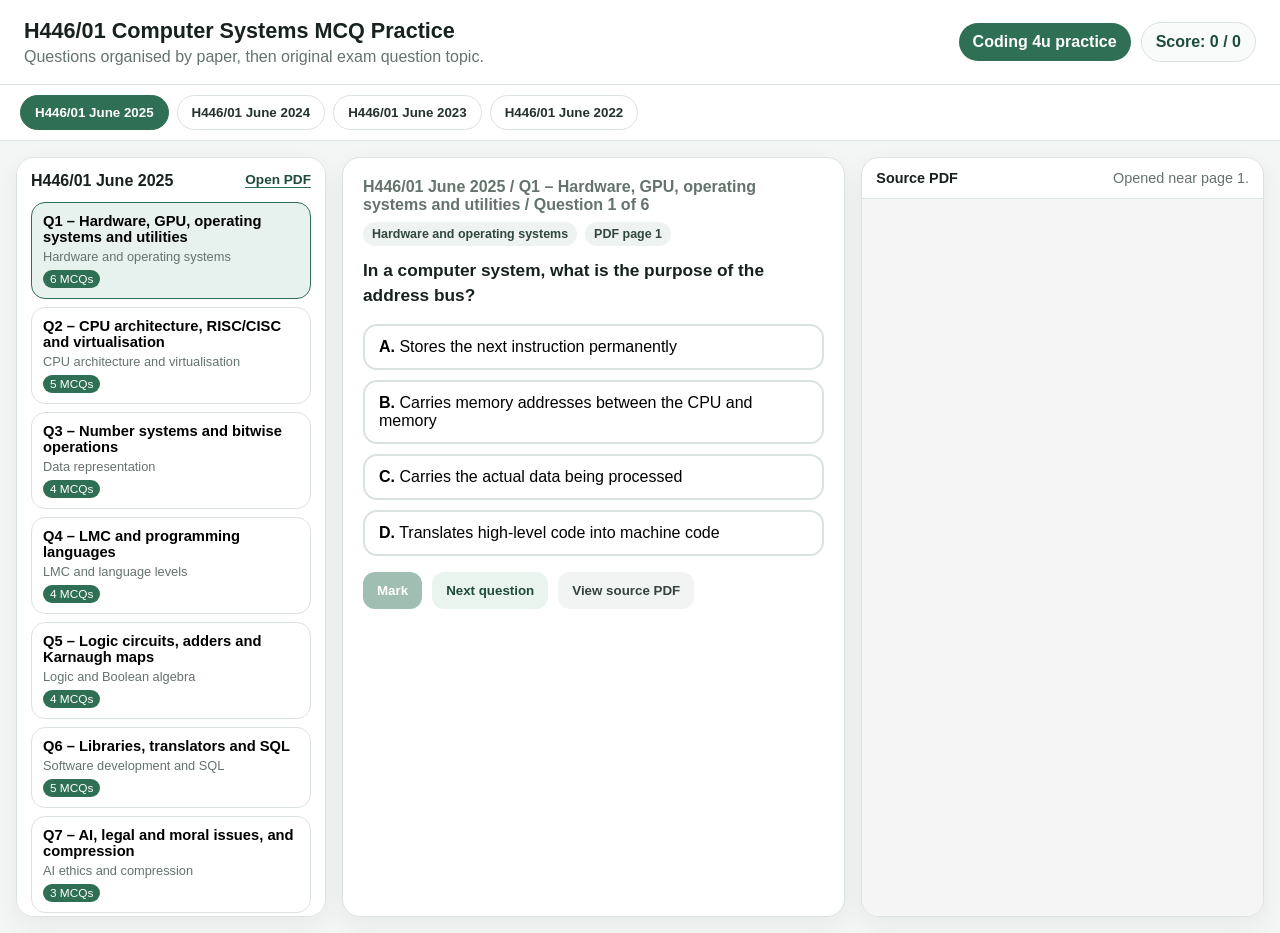
<file: index.html>
<!doctype html>
<html lang="en">
<head>
  <meta charset="utf-8">
  <meta name="viewport" content="width=device-width, initial-scale=1">
  <title>H446/01 Computer Systems MCQ Practice</title>
  <link rel="stylesheet" href="styles.css">
</head>
<body>
  <div class="app">
    <header class="topbar">
      <div>
        <h1>H446/01 Computer Systems MCQ Practice</h1>
        <p>Questions organised by paper, then original exam question topic.</p>
      </div>
      <div class="top-actions"><a class="nav-button" href="coding.html">Coding 4u practice</a><div class="score-pill" id="scorePill">Score: 0 / 0</div></div>
    </header>
    <nav class="paper-tabs" id="paperTabs"></nav>
    <main class="layout">
      <aside class="sidebar">
        <div class="side-head">
          <strong id="paperTitle">Paper</strong>
          <a id="pdfLink" class="pdf-link" target="_blank">Open PDF</a>
        </div>
        <div id="questionGroups" class="question-groups"></div>
        <button id="reviewBtn" class="secondary full">Review mistakes</button>
        <button id="resetBtn" class="ghost full">Reset paper score</button>
      </aside>
      <section class="main-panel">
        <div id="questionArea" class="question-card"></div>
        <div class="pdf-panel">
          <div class="pdf-panel-head">
            <strong>Source PDF</strong>
            <span id="pdfHint">Use the PDF to compare the original wording and diagrams.</span>
          </div>
          <iframe id="pdfFrame" title="Source PDF"></iframe>
        </div>
      </section>
    </main>
  </div>
  <script src="data.js"></script>
  <script src="app.js"></script>
</body>
</html>
</file>
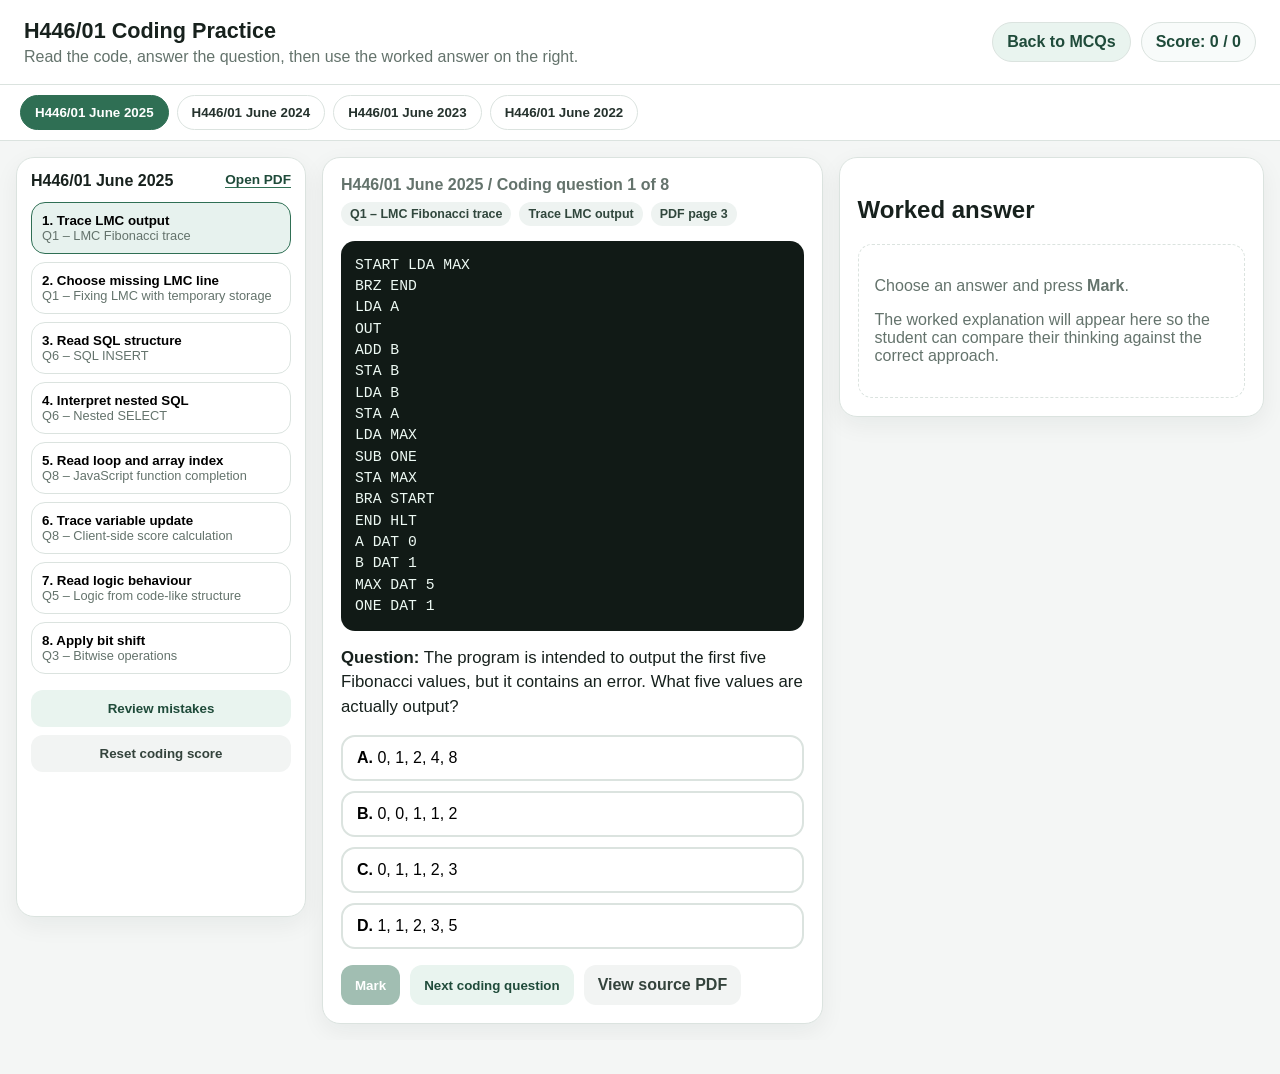
<file: coding.html>
<!doctype html>
<html lang="en">
<head>
  <meta charset="utf-8">
  <meta name="viewport" content="width=device-width, initial-scale=1">
  <title>H446/01 Coding Practice</title>
  <link rel="stylesheet" href="styles.css">
</head>
<body>
  <div class="app">
    <header class="topbar">
      <div>
        <h1>H446/01 Coding Practice</h1>
        <p>Read the code, answer the question, then use the worked answer on the right.</p>
      </div>
      <div class="top-actions">
        <a class="nav-button secondary-link" href="index.html">Back to MCQs</a>
        <div class="score-pill" id="codingScore">Score: 0 / 0</div>
      </div>
    </header>
    <nav class="paper-tabs" id="codingTabs"></nav>
    <main class="coding-layout">
      <aside class="sidebar">
        <div class="side-head">
          <strong id="codingPaperTitle">Paper</strong>
          <a id="codingPdfLink" class="pdf-link" target="_blank">Open PDF</a>
        </div>
        <div id="codingList"></div>
        <button id="codingReviewBtn" class="secondary full">Review mistakes</button>
        <button id="codingResetBtn" class="ghost full">Reset coding score</button>
      </aside>
      <section class="coding-main">
        <div class="code-card" id="codingQuestionArea"></div>
        <aside class="answer-card" id="codingAnswerArea"></aside>
      </section>
    </main>
  </div>
  <script src="coding-data.js"></script>
  <script src="coding-app.js"></script>
</body>
</html>
</file>
<file: styles.css>
:root{--green:#2f6f54;--green-dark:#1f4b3a;--bg:#f4f6f5;--card:#fff;--ink:#17211d;--muted:#64736c;--line:#dbe3df;--wrong:#fff1f1;--right:#effaf3;--select:#e7f2ee;}
*{box-sizing:border-box} body{margin:0;font-family:Inter,Arial,sans-serif;background:var(--bg);color:var(--ink)}
.app{min-height:100vh}.topbar{display:flex;align-items:center;justify-content:space-between;gap:1rem;padding:18px 24px;background:#fff;border-bottom:1px solid var(--line)}
h1{margin:0;font-size:1.35rem}.topbar p{margin:.25rem 0 0;color:var(--muted)}.score-pill{white-space:nowrap;border:1px solid var(--line);padding:10px 14px;border-radius:999px;background:#f8fbfa;font-weight:700;color:var(--green-dark)}
.paper-tabs{display:flex;gap:8px;align-items:center;overflow:auto;padding:10px 20px;background:#fff;border-bottom:1px solid var(--line)}
.paper-tabs button{border:1px solid var(--line);background:#fff;border-radius:999px;padding:9px 14px;font-weight:700;cursor:pointer;color:#25322d}.paper-tabs button.active{background:var(--green);color:#fff;border-color:var(--green)}
.layout{display:grid;grid-template-columns:310px 1fr;gap:16px;padding:16px;min-height:calc(100vh - 118px)}
.sidebar{background:#fff;border:1px solid var(--line);border-radius:18px;padding:14px;position:sticky;top:12px;height:calc(100vh - 140px);overflow:auto;box-shadow:0 8px 24px rgba(23,33,29,.06)}
.side-head{display:flex;align-items:flex-start;justify-content:space-between;gap:10px;margin-bottom:12px}.pdf-link{font-size:.85rem;color:var(--green-dark);font-weight:700;text-decoration:none;border-bottom:1px solid var(--green)}
.group-btn{width:100%;text-align:left;border:1px solid var(--line);background:#fff;border-radius:14px;padding:10px 11px;margin-bottom:8px;cursor:pointer}.group-btn.active{border-color:var(--green);background:var(--select)}.group-btn strong{display:block;font-size:.92rem}.group-btn span{display:block;color:var(--muted);font-size:.8rem;margin-top:4px}.group-btn .mini{display:inline-block;margin-top:6px;font-size:.74rem;color:#fff;background:var(--green);padding:2px 7px;border-radius:999px}
button.full{width:100%;margin-top:8px}.secondary,.ghost,.primary{border:0;border-radius:12px;padding:11px 14px;font-weight:800;cursor:pointer}.primary{background:var(--green);color:white}.secondary{background:#e9f4ef;color:var(--green-dark)}.ghost{background:#f2f4f3;color:#34433c}.primary:disabled{opacity:.45;cursor:not-allowed}
.main-panel{display:grid;grid-template-columns:minmax(420px,1fr) minmax(360px,.8fr);gap:16px;min-width:0}.question-card,.pdf-panel{background:#fff;border:1px solid var(--line);border-radius:18px;box-shadow:0 8px 24px rgba(23,33,29,.06)}.question-card{padding:20px;min-height:560px}.q-meta{display:flex;gap:8px;flex-wrap:wrap;margin-bottom:12px}.badge{font-size:.78rem;background:#eef3f1;color:#31473d;padding:5px 9px;border-radius:999px;font-weight:800}.q-title{font-size:1.08rem;margin:0 0 12px;line-height:1.45}.options{display:grid;gap:10px;margin:16px 0}.option{border:2px solid var(--line);background:#fff;border-radius:14px;padding:12px 14px;text-align:left;cursor:pointer;font-size:1rem}.option.selected{border-color:var(--green);background:var(--select);box-shadow:0 0 0 3px rgba(47,111,84,.08)}.option.correct{border-color:#1c8d53;background:var(--right)}.option.wrong{border-color:#c94141;background:var(--wrong)}.option.locked{cursor:default}.controls{display:flex;gap:10px;flex-wrap:wrap;margin-top:14px}.feedback{margin-top:14px;padding:13px;border-radius:14px;border:1px solid var(--line);background:#f8faf9}.feedback strong{display:block;margin-bottom:6px}.fact{margin-top:10px;background:#fff7df;border:1px solid #ead28a;padding:11px;border-radius:12px}.progress{color:var(--muted);font-weight:700;margin-bottom:8px}.pdf-panel{overflow:hidden;display:flex;flex-direction:column}.pdf-panel-head{display:flex;justify-content:space-between;gap:10px;padding:12px 14px;border-bottom:1px solid var(--line);font-size:.9rem}.pdf-panel-head span{color:var(--muted)}iframe{width:100%;height:100%;min-height:520px;border:0;background:#f5f5f5}.review-list{display:grid;gap:12px}.review-item{border:1px solid var(--line);border-left:5px solid #c94141;border-radius:14px;padding:14px;background:#fff}.review-item h3{margin:0 0 8px;font-size:1rem}.review-item p{margin:6px 0}.empty{padding:24px;border:1px dashed var(--line);border-radius:16px;text-align:center;color:var(--muted)}
@media (max-width:1050px){.layout{grid-template-columns:1fr}.sidebar{position:relative;height:auto}.main-panel{grid-template-columns:1fr}.pdf-panel{min-height:500px}.topbar{align-items:flex-start;flex-direction:column}.score-pill{align-self:flex-start}}
.top-actions{display:flex;gap:10px;align-items:center;flex-wrap:wrap}.nav-button{display:inline-block;text-decoration:none;background:var(--green);color:#fff;border-radius:999px;padding:10px 14px;font-weight:800;white-space:nowrap}.nav-button.secondary-link{background:#e9f4ef;color:var(--green-dark);border:1px solid var(--line)}
.coding-layout{display:grid;grid-template-columns:290px 1fr;gap:16px;padding:16px;min-height:calc(100vh - 118px)}.coding-main{display:grid;grid-template-columns:minmax(420px,1fr) minmax(340px,.85fr);gap:16px;min-width:0}.code-card,.answer-card{background:#fff;border:1px solid var(--line);border-radius:18px;box-shadow:0 8px 24px rgba(23,33,29,.06);padding:18px}.code-box{background:#111a16;color:#eefaf4;border-radius:14px;padding:14px;overflow:auto;font-family:ui-monospace,SFMono-Regular,Menlo,Monaco,Consolas,"Liberation Mono",monospace;font-size:.92rem;line-height:1.45;white-space:pre}.coding-question{font-size:1.05rem;line-height:1.45;margin:14px 0}.answer-card{position:sticky;top:16px;align-self:start}.answer-placeholder{color:var(--muted);border:1px dashed var(--line);border-radius:14px;padding:16px}.step-list{margin:8px 0 0;padding-left:1.1rem}.step-list li{margin:6px 0}.small-note{color:var(--muted);font-size:.9rem}.code-mini{font-family:ui-monospace,SFMono-Regular,Menlo,Monaco,Consolas,"Liberation Mono",monospace;background:#eef3f1;padding:2px 5px;border-radius:6px}.coding-nav-btn{width:100%;text-align:left;border:1px solid var(--line);background:#fff;border-radius:14px;padding:10px;margin-bottom:8px;cursor:pointer}.coding-nav-btn.active{border-color:var(--green);background:var(--select)}.coding-nav-btn strong{display:block}.coding-nav-btn span{font-size:.8rem;color:var(--muted)}
@media (max-width:1050px){.coding-layout{grid-template-columns:1fr}.coding-main{grid-template-columns:1fr}.answer-card{position:relative;top:auto}.top-actions{align-self:flex-start}}
</file>
